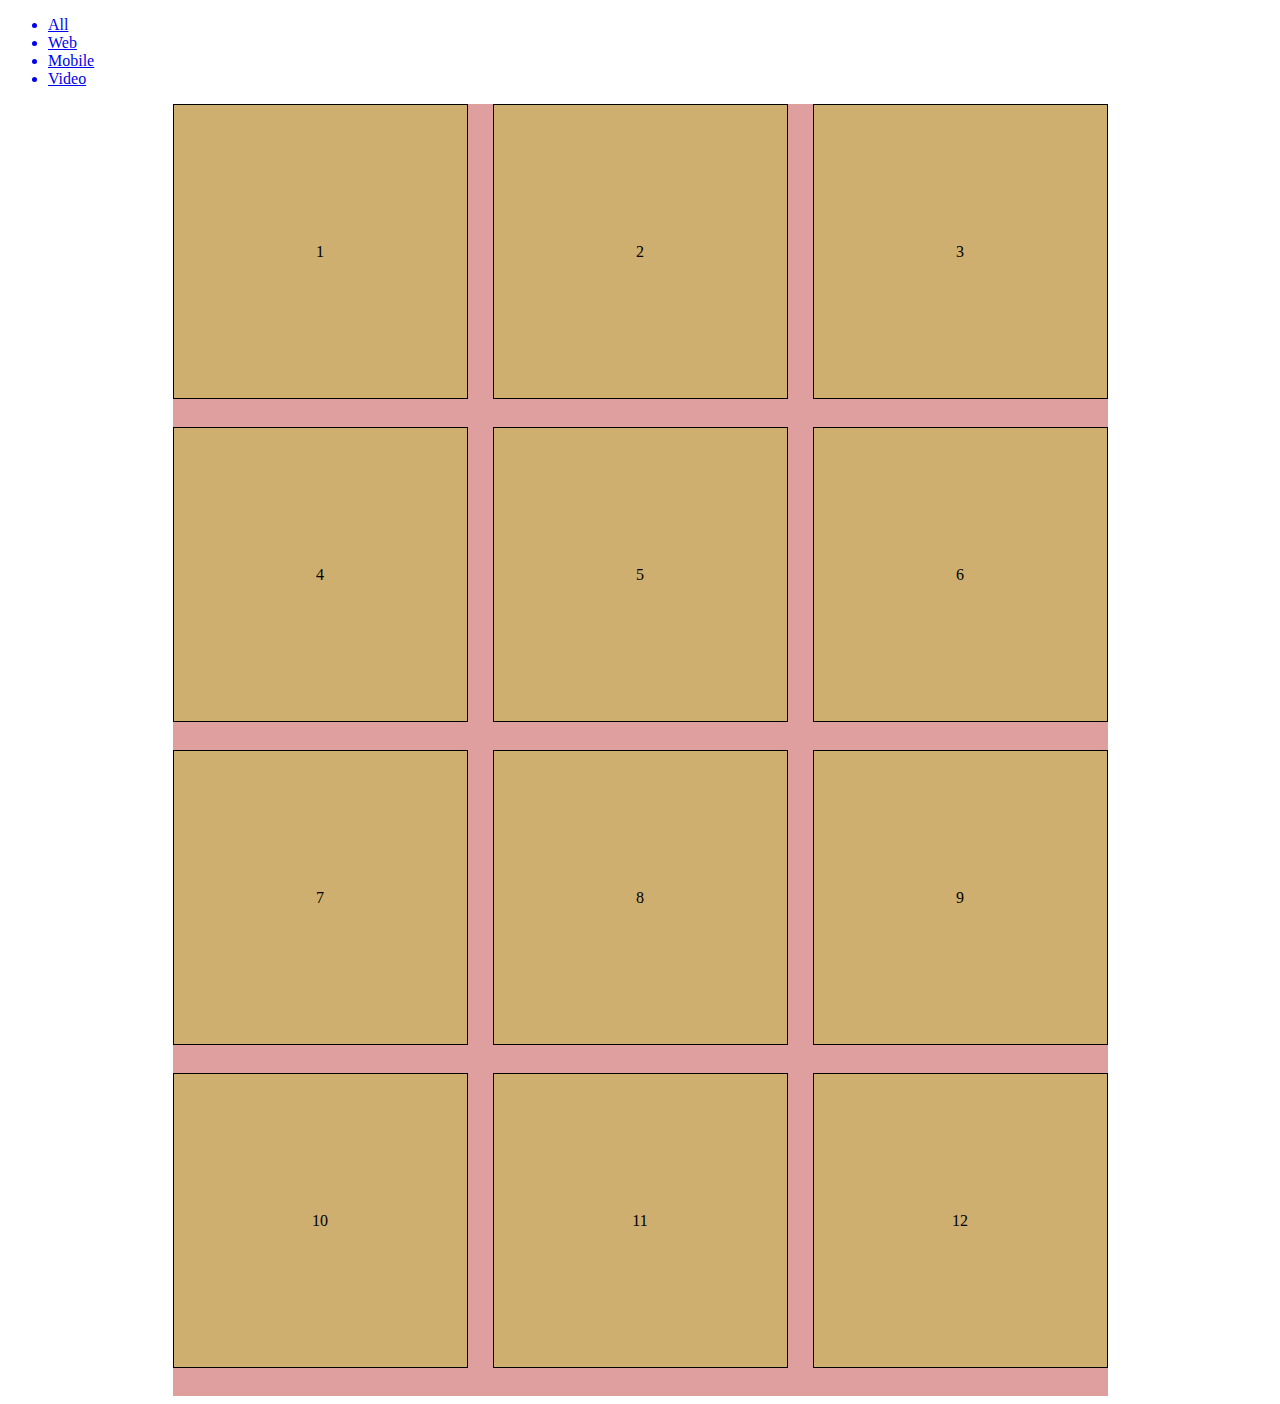
<file: gallery_categories/index.html>
<!DOCTYPE html>
<html lang="en" dir="ltr">

<head>
  <meta charset="utf-8">
  <title></title>
  <link rel="stylesheet" href="style.css" type="text/css">
</head>

<body>
  <div class="categories">
    <ul>
      <a href="#all"><li>All</li></a>
      <a href="#web"><li>Web</li></a>
      <a href="#mobile"><li>Mobile</li></a>
      <a href="#video"><li>Video</li></a>
    </ul>
  </div>
  <div class="gallery">
    <div class="box"><span>1</span></div>
    <div class="box"><span>2</span></div>
    <div class="box"><span>3</span></div>
    <div class="box"><span>4</span></div>
    <div class="box"><span>5</span></div>
    <div class="box"><span>6</span></div>
    <div class="box"><span>7</span></div>
    <div class="box"><span>8</span></div>
    <div class="box"><span>9</span></div>
    <div class="box"><span>10</span></div>
    <div class="box"><span>11</span></div>
    <div class="box"><span>12</span></div>
  </div>
</body>

</html>
</file>
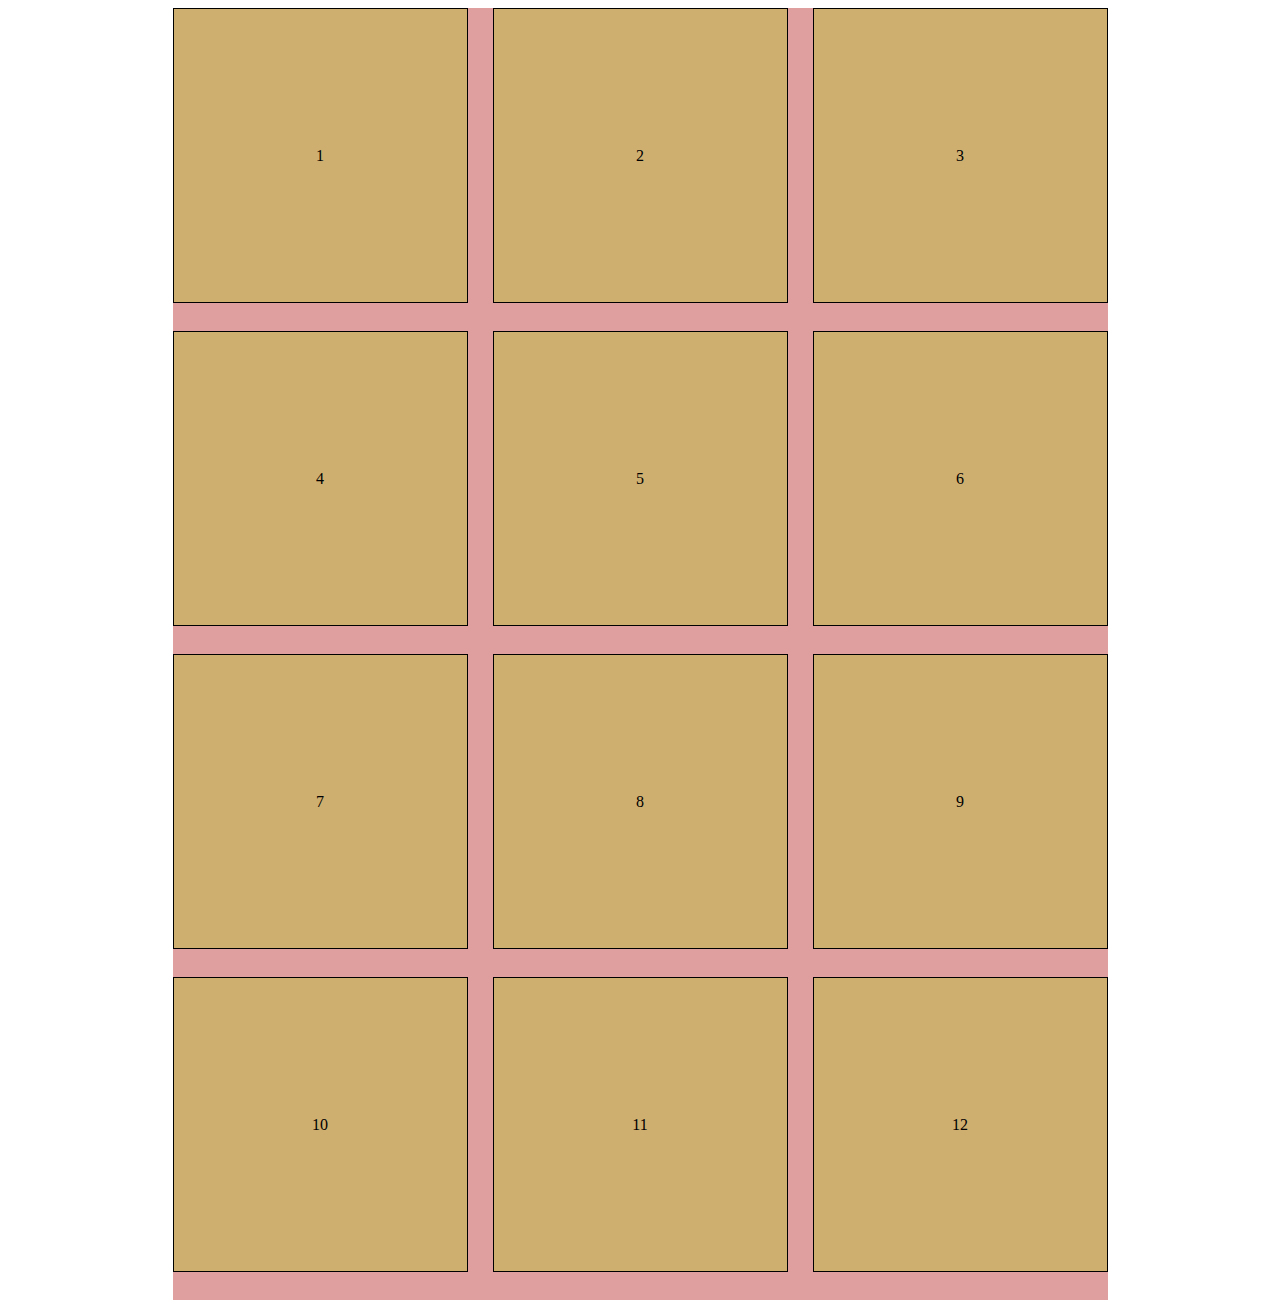
<file: gallery_expandible/index.html>
<!DOCTYPE html>
<html lang="en" dir="ltr">

<head>
  <meta charset="utf-8">
  <title></title>
  <link rel="stylesheet" href="style.css" type="text/css">
</head>

<body>
  <div class="gallery">
    <div class="box"><span>1</span></div>
    <div class="box"><span>2</span></div>
    <div class="box"><span>3</span></div>
    <div class="box"><span>4</span></div>
    <div class="box"><span>5</span></div>
    <div class="box"><span>6</span></div>
    <div class="box"><span>7</span></div>
    <div class="box"><span>8</span></div>
    <div class="box"><span>9</span></div>
    <div class="box"><span>10</span></div>
    <div class="box"><span>11</span></div>
    <div class="box"><span>12</span></div>
  </div>
</body>

</html>
</file>
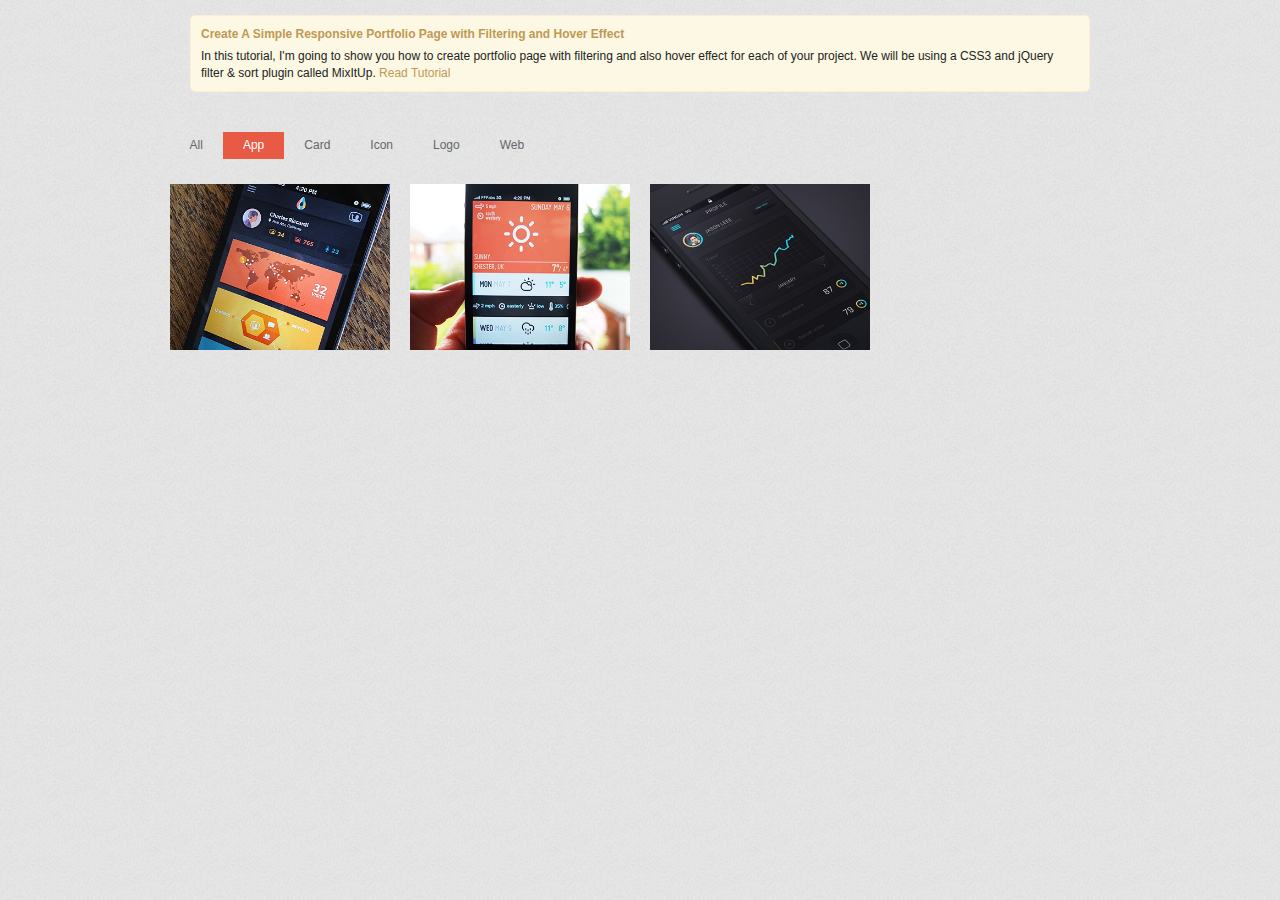
<file: gallery_filter_v02/index.html>
<!DOCTYPE html>
<html lang="en">
<head>

	<meta charset="utf-8">
	<title>Create A Simple Responsive Portfolio Page with Filtering and Hover Effect</title>
	<meta name="description" content="In this tutorial, I'm going to show you how to create portfolio page with filtering and also hover effect for each of your project. We will be using a CSS3 and jQuery filter & sort plugin called MixItUp.">
	<meta name="author" content="">
	<meta name="viewport" content="width=device-width, initial-scale=1, maximum-scale=1">

	<link rel="stylesheet" href="css/normalize.css">
	<link rel="stylesheet" href="css/layout.css">

	<!--[if lt IE 9]>
		<script src="http://html5shim.googlecode.com/svn/trunk/html5.js"></script>a
	<![endif]-->
	<script type="text/javascript" src="http://ajax.googleapis.com/ajax/libs/jquery/1.9.1/jquery.min.js"></script>
	<script type="text/javascript" src="js/jquery.mixitup.min.js"></script>
	
	<script type="text/javascript">
	$(function () {
		
		var filterList = {
		
			init: function () {
			
				// MixItUp plugin
				// http://mixitup.io
				$('#portfoliolist').mixItUp({
  				selectors: {
    			  target: '.portfolio',
    			  filter: '.filter'	
    		  },
    		  load: {
      		  filter: '.app'  
      		}     
				});								
			
			}

		};
		
		// Run the show!
		filterList.init();
		
		
	});	
	</script>

</head>
<body>

<div id="info">
	<div class="info-wrapper">
		<a href="http://www.queness.com/post/14577/create-a-simple-responsive-portfolio-page-with-filtering-and-hover-effect"><b>Create A Simple Responsive Portfolio Page with Filtering and Hover Effect</b></a>
		<p>In this tutorial, I'm going to show you how to create portfolio page with filtering and also hover effect for each of your project. We will be using a CSS3 and jQuery filter & sort plugin called MixItUp.  <a href="http://www.queness.com/post/14577/create-a-simple-responsive-portfolio-page-with-filtering-and-hover-effect">Read Tutorial</a></p>
	</div>
</div>	

	<div class="container">

		<ul id="filters" class="clearfix">
			<li><span class="filter active" data-filter=".app, .card, .icon, .logo, .web">All</span></li>
			<li><span class="filter" data-filter=".app">App</span></li>
			<li><span class="filter" data-filter=".card">Card</span></li>
			<li><span class="filter" data-filter=".icon">Icon</span></li>
			<li><span class="filter" data-filter=".logo">Logo</span></li>
			<li><span class="filter" data-filter=".web">Web</span></li>
		</ul>

		<div id="portfoliolist">
			
			<div class="portfolio logo" data-cat="logo">
				<div class="portfolio-wrapper">				
					<img src="img/portfolios/logo/5.jpg" alt="" />
					<div class="label">
						<div class="label-text">
							<a class="text-title">Bird Document</a>
							<span class="text-category">Logo</span>
						</div>
						<div class="label-bg"></div>
					</div>
				</div>
			</div>				

			<div class="portfolio app" data-cat="app">
				<div class="portfolio-wrapper">			
					<img src="img/portfolios/app/1.jpg" alt="" />
					<div class="label">
						<div class="label-text">
							<a class="text-title">Visual Infography</a>
							<span class="text-category">APP</span>
						</div>
						<div class="label-bg"></div>
					</div>
				</div>
			</div>		
			
			<div class="portfolio web" data-cat="web">
				<div class="portfolio-wrapper">						
					<img src="img/portfolios/web/4.jpg" alt="" />
					<div class="label">
						<div class="label-text">
							<a class="text-title">Sonor's Design</a>
							<span class="text-category">Web design</span>
						</div>
						<div class="label-bg"></div>
					</div>
				</div>
			</div>				
			
			<div class="portfolio card" data-cat="card">
				<div class="portfolio-wrapper">			
					<img src="img/portfolios/card/1.jpg" alt="" />
					<div class="label">
						<div class="label-text">
							<a class="text-title">Typography Company</a>
							<span class="text-category">Business card</span>
						</div>
						<div class="label-bg"></div>
					</div>
				</div>
			</div>	
						
			<div class="portfolio app" data-cat="app">
				<div class="portfolio-wrapper">
					<img src="img/portfolios/app/3.jpg" alt="" />
					<div class="label">
						<div class="label-text">
							<a class="text-title">Weatherette</a>
							<span class="text-category">APP</span>
						</div>
						<div class="label-bg"></div>
					</div>
				</div>
			</div>			
			
			<div class="portfolio card" data-cat="card">
				<div class="portfolio-wrapper">			
					<img src="img/portfolios/card/4.jpg" alt="" />
					<div class="label">
						<div class="label-text">
							<a class="text-title">BMF</a>
							<span class="text-category">Business card</span>
						</div>
						<div class="label-bg"></div>
					</div>
				</div>
			</div>	
			
			<div class="portfolio card" data-cat="card">
				<div class="portfolio-wrapper">			
					<img src="img/portfolios/card/5.jpg" alt="" />
					<div class="label">
						<div class="label-text">
							<a class="text-title">Techlion</a>
							<span class="text-category">Business card</span>
						</div>
						<div class="label-bg"></div>
					</div>
				</div>
			</div>	
			
			<div class="portfolio logo" data-cat="logo">
				<div class="portfolio-wrapper">			
					<img src="img/portfolios/logo/1.jpg" alt="" />
					<div class="label">
						<div class="label-text">
							<a class="text-title">KittyPic</a>
							<span class="text-category">Logo</span>
						</div>
						<div class="label-bg"></div>
					</div>
				</div>
			</div>																																							
			
			<div class="portfolio app" data-cat="app">
				<div class="portfolio-wrapper">			
					<img src="img/portfolios/app/2.jpg" alt="" />
					<div class="label">
						<div class="label-text">
							<a class="text-title">Graph Plotting</a>
							<span class="text-category">APP</span>
						</div>
						<div class="label-bg"></div>
					</div>
				</div>
			</div>														
			
			<div class="portfolio card" data-cat="card">
				<div class="portfolio-wrapper">			
					<img src="img/portfolios/card/2.jpg" alt="" />
					<div class="label">
						<div class="label-text">
							<a class="text-title">QR Quick Response</a>
							<span class="text-category">Business card</span>
						</div>
						<div class="label-bg"></div>
					</div>
				</div>
			</div>				

			<div class="portfolio logo" data-cat="logo">
				<div class="portfolio-wrapper">			
					<img src="img/portfolios/logo/6.jpg" alt="" />
					<div class="label">
						<div class="label-text">
							<a class="text-title">Mobi Sock</a>
							<span class="text-category">Logo</span>
						</div>
						<div class="label-bg"></div>
					</div>
				</div>
			</div>																	

			<div class="portfolio logo" data-cat="logo">
				<div class="portfolio-wrapper">			
					<img src="img/portfolios/logo/7.jpg" alt="" />
					<div class="label">
						<div class="label-text">
							<a class="text-title">Village Community Church</a>
							<span class="text-category">Logo</span>
						</div>
						<div class="label-bg"></div>
					</div>
				</div>
			</div>													
			
			<div class="portfolio icon" data-cat="icon">
				<div class="portfolio-wrapper">			
					<img src="img/portfolios/icon/4.jpg" alt="" />
					<div class="label">
						<div class="label-text">
							<a class="text-title">Domino's Pizza</a>
							<span class="text-category">Icon</span>
						</div>
						<div class="label-bg"></div>
					</div>
				</div>
			</div>							

			<div class="portfolio web" data-cat="web">
				<div class="portfolio-wrapper">						
					<img src="img/portfolios/web/3.jpg" alt="" />
					<div class="label">
						<div class="label-text">
							<a class="text-title">Backend Admin</a>
							<span class="text-category">Web design</span>
						</div>
						<div class="label-bg"></div>
					</div>
				</div>
			</div>																								

			<div class="portfolio icon" data-cat="icon">
				<div class="portfolio-wrapper">			
					<img src="img/portfolios/icon/1.jpg" alt="" />
					<div class="label">
						<div class="label-text">
							<a class="text-title">Instagram</a>
							<span class="text-category">Icon</span>
						</div>
						<div class="label-bg"></div>
					</div>
				</div>
			</div>				
			
			<div class="portfolio web" data-cat="web">
				<div class="portfolio-wrapper">						
					<img src="img/portfolios/web/2.jpg" alt="" />
					<div class="label">
						<div class="label-text">
							<a class="text-title">Student Guide</a>
							<span class="text-category">Web design</span>
						</div>
						<div class="label-bg"></div>
					</div>
				</div>
			</div>																	

			<div class="portfolio icon" data-cat="icon">
				<div class="portfolio-wrapper">
					<img src="img/portfolios/icon/2.jpg" alt="" />
					<div class="label">
						<div class="label-text">
							<a class="text-title">Scoccer</a>
							<span class="text-category">Icon</span>
						</div>
						<div class="label-bg"></div>
					</div>
				</div>
			</div>																																																																

			<div class="portfolio icon" data-cat="icon">
				<div class="portfolio-wrapper">						
					<img src="img/portfolios/icon/5.jpg" alt="" />
					<div class="label">
						<div class="label-text">
							<a class="text-title">3D Map</a>
							<span class="text-category">Icon</span>
						</div>
						<div class="label-bg"></div>
					</div>
				</div>
			</div>			
			
			<div class="portfolio web" data-cat="web">
				<div class="portfolio-wrapper">						
					<img src="img/portfolios/web/1.jpg" alt="" />
					<div class="label">
						<div class="label-text">
							<a class="text-title">Note</a>
							<span class="text-category">Web design</span>
						</div>
						<div class="label-bg"></div>
					</div>
				</div>
			</div>									
			
			<div class="portfolio logo" data-cat="logo">
				<div class="portfolio-wrapper">			
					<img src="img/portfolios/logo/3.jpg" alt="" />
					<div class="label">
						<div class="label-text">
							<a class="text-title">Native Designers</a>
							<span class="text-category">Logo</span>
						</div>
						<div class="label-bg"></div>
					</div>
				</div>
			</div>																	

			<div class="portfolio logo" data-cat="logo">
				<div class="portfolio-wrapper">			
					<img src="img/portfolios/logo/4.jpg" alt="" />
					<div class="label">
						<div class="label-text">
							<a class="text-title">Bookworm</a>
							<span class="text-category">Logo</span>
						</div>
						<div class="label-bg"></div>
					</div>
				</div>
			</div>																												
			
			<div class="portfolio icon" data-cat="icon">
				<div class="portfolio-wrapper">			
					<img src="img/portfolios/icon/3.jpg" alt="" />
					<div class="label">
						<div class="label-text">
							<a class="text-title">Sandwich</a>
							<span class="text-category">Icon</span>
						</div>
						<div class="label-bg"></div>
					</div>
				</div>
			</div>																								
			
			<div class="portfolio card" data-cat="card">
				<div class="portfolio-wrapper">			
					<img src="img/portfolios/card/3.jpg" alt="" />
					<div class="label">
						<div class="label-text">
							<a class="text-title">Reality</a>
							<span class="text-category">Business card</span>
						</div>
						<div class="label-bg"></div>
					</div>
				</div>
			</div>	

			<div class="portfolio logo" data-cat="logo">
				<div class="portfolio-wrapper">			
					<img src="img/portfolios/logo/2.jpg" alt="" />
					<div class="label">
						<div class="label-text">
							<a class="text-title">Speciallisterne</a>
							<span class="text-category">Logo</span>
						</div>
						<div class="label-bg"></div>
					</div>
				</div>
			</div>				
										
			
		</div>
		
	</div><!-- container -->

</body>
</html>
</file>
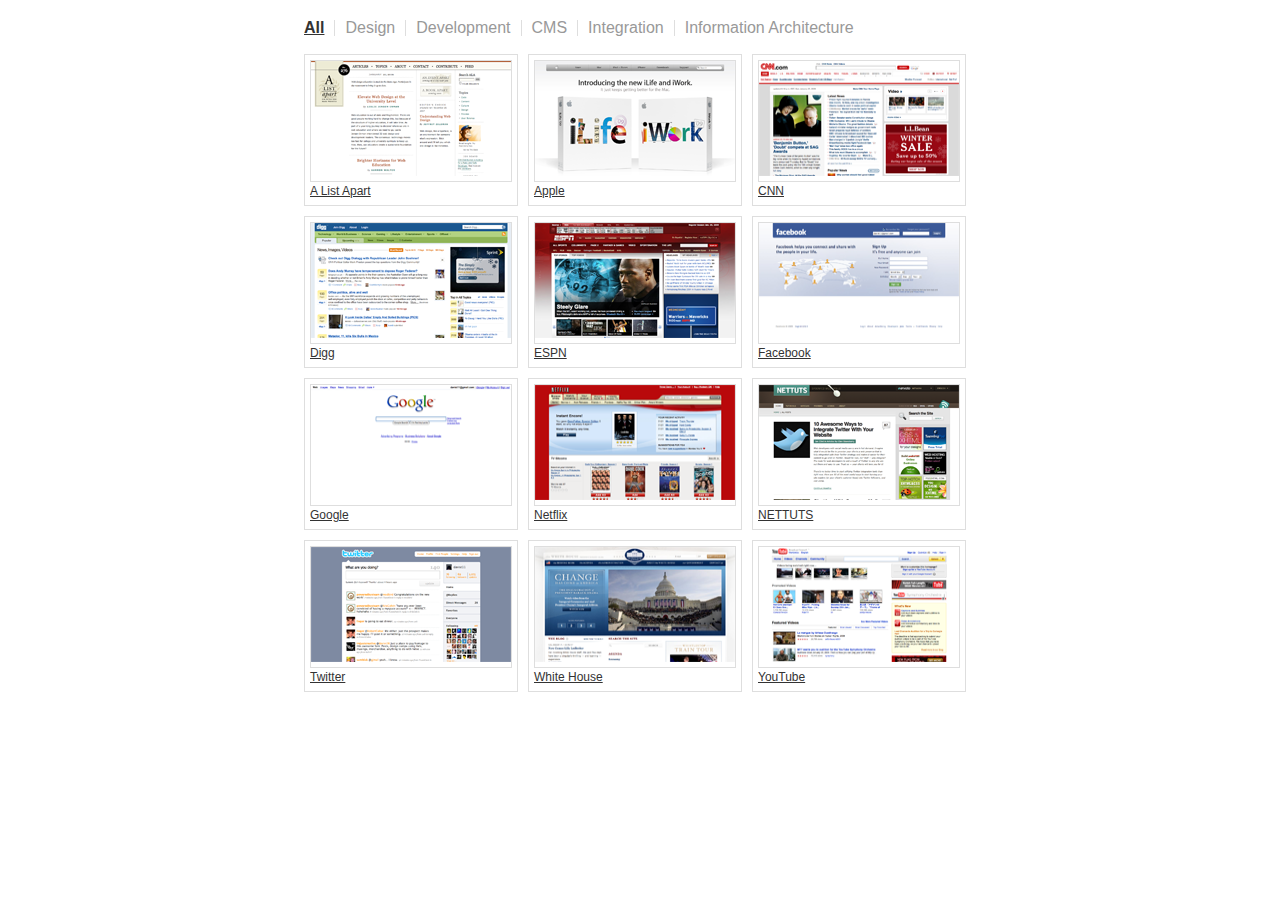
<file: gallery_filter_v03/index.htm>
<!DOCTYPE html PUBLIC "-//W3C//DTD XHTML 1.0 Strict//EN" "http://www.w3.org/TR/xhtml1/DTD/xhtml1-strict.dtd">
<html xmlns="http://www.w3.org/1999/xhtml">
<head>
<meta http-equiv="Content-Type" content="text/html; charset=UTF-8" />
<title>Creating a Filterable Portfolio with jQuery</title>
<link href="stylesheets/screen.css" type="text/css" rel="stylesheet" media="screen,projection" />
<script type="text/javascript" src="scripts/jquery.js"></script>
<script type="text/javascript" src="scripts/framework.js"></script>
<!--[if lt IE 7]>
<link href="stylesheets/screen-ie6.css" type="text/css" rel="stylesheet" media="screen,projection" />
<![endif]-->
</head>

<body>

<div id="container">

	<ul id="filter">
		<li class="current"><a href="#">All</a></li>
		<li><a href="#">Design</a></li>
		<li><a href="#">Development</a></li>
		<li><a href="#">CMS</a></li>
		<li><a href="#">Integration</a></li>
		<li><a href="#">Information Architecture</a></li>
	</ul>

	<ul id="portfolio">
		<li class="cms integration"><a href="#"><img src="images/a-list-apart.png" alt="" height="115" width="200" />A List Apart</a></li>
		<li class="integration design"><a href="#"><img src="images/apple.png" alt="" height="115" width="200" />Apple</a></li>
		<li class="design development"><a href="#"><img src="images/cnn.png" alt="" height="115" width="200" />CNN</a></li>
		<li class="cms"><a href="#"><img src="images/digg.png" alt="" height="115" width="200" />Digg</a></li>
		<li class="design cms integration"><a href="#"><img src="images/espn.png" alt="" height="115" width="200" />ESPN</a></li>
		<li class="design integration"><a href="#"><img src="images/facebook.png" alt="" height="115" width="200" />Facebook</a></li>
		<li class="cms information-architecture"><a href="#"><img src="images/google.png" alt="" height="115" width="200" />Google</a></li>
		<li class="integration development"><a href="#"><img src="images/netflix.png" alt="" height="115" width="200" />Netflix</a></li>
		<li class="information-architecture"><a href="#"><img src="images/nettuts.png" alt="" height="115" width="200" />NETTUTS</a></li>
		<li class="design information-architecture cms"><a href="#"><img src="images/twitter.png" alt="" height="115" width="200" />Twitter</a></li>
		<li class="development"><a href="#"><img src="images/white-house.png" alt="" height="115" width="200" />White House</a></li>
		<li class="cms design"><a href="#"><img src="images/youtube.png" alt="" height="115" width="200" />YouTube</a></li>
	</ul>
</div>

</body>
</html>
</file>
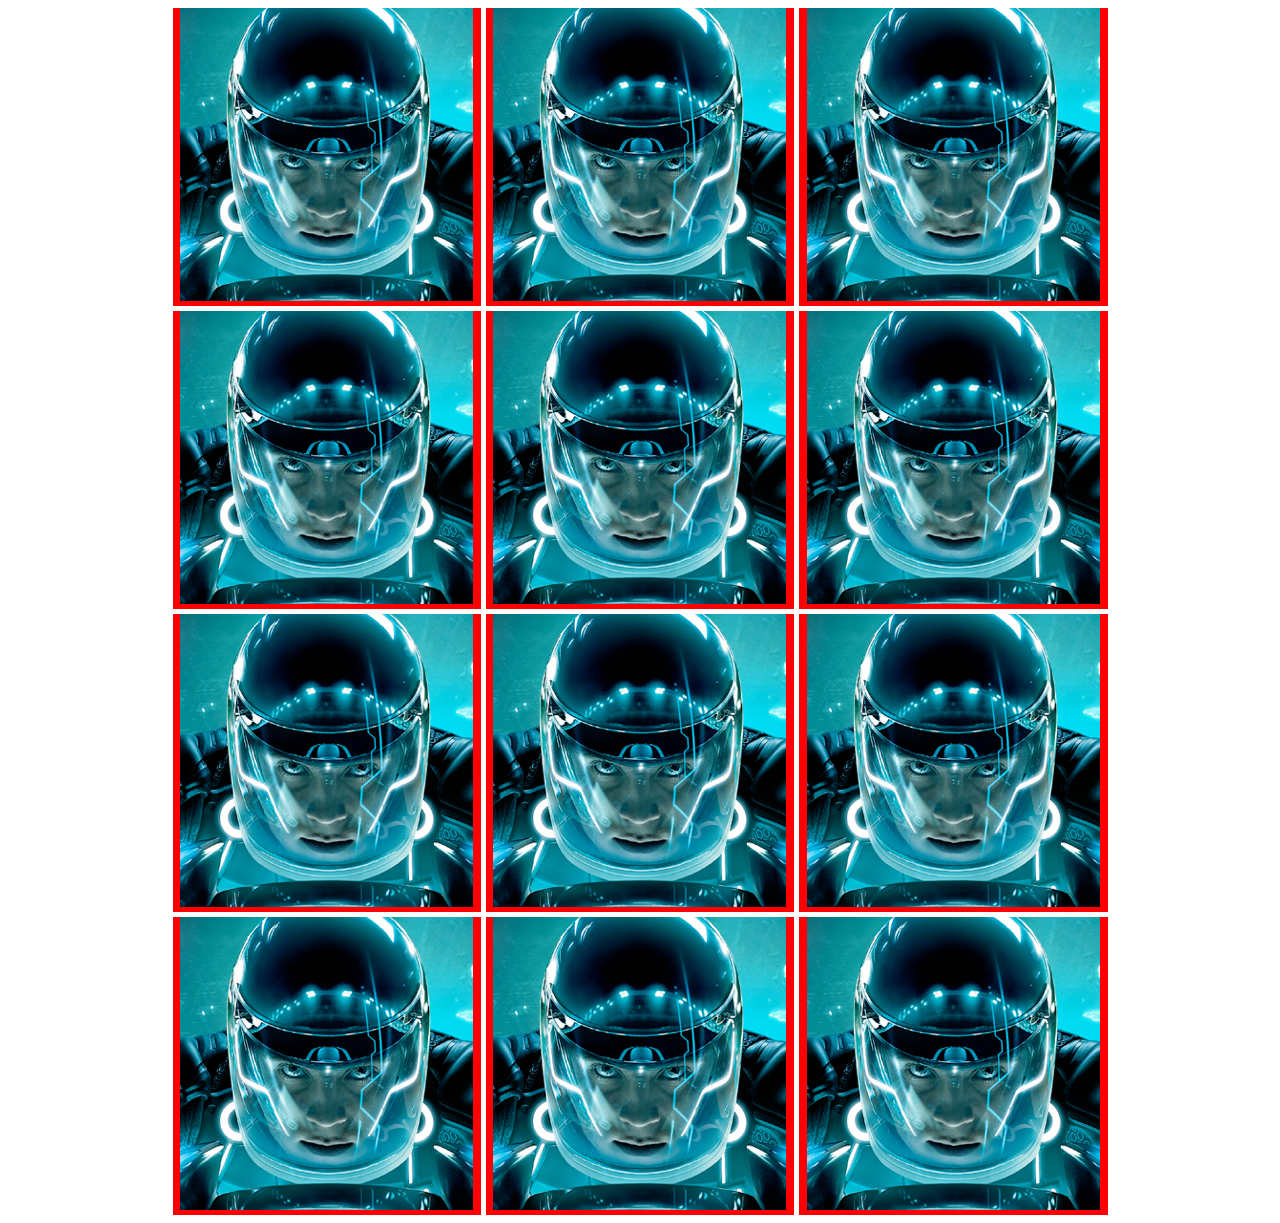
<file: gallery_grid/index.html>
<!DOCTYPE html>
<html lang="en" dir="ltr">

<head>
  <meta charset="utf-8">
  <title></title>
  <link rel="stylesheet" href="style.css" type="text/css">
</head>

<body>
  <div class="gallery">
    <div id="Tron_01" class="box">
      <a href="project.html"><img src="Tron_01.png" alt=""></a>
      <a href="project.html"><img class="overlay" src="Tron_01_overlay.png" alt=""></a>
    </div>
    <div id="Tron_01" class="box">
      <a href="project.html"><img src="Tron_01.png" alt=""></a>
      <a href="project.html"><img class="overlay" src="Tron_01_overlay.png" alt=""></a>
    </div>
    <div class="box"><img src="Tron_01.png" alt=""> </div>
    <div class="box"><img src="Tron_01.png" alt=""> </div>
    <div class="box"><img src="Tron_01.png" alt=""> </div>
    <div class="box"><img src="Tron_01.png" alt=""> </div>
    <div class="box"><img src="Tron_01.png" alt=""> </div>
    <div class="box"><img src="Tron_01.png" alt=""> </div>
    <div class="box"><img src="Tron_01.png" alt=""> </div>
    <div class="box"><img src="Tron_01.png" alt=""> </div>
    <div class="box"><img src="Tron_01.png" alt=""> </div>
    <div class="box"><img src="Tron_01.png" alt=""> </div>
  </div>

  <!-- <div class="box"><span>2</span></div>
  <div class="box"><span>3</span></div>
  <div class="box"><span>4</span></div>
  <div class="box"><span>5</span></div>
  <div class="box"><span>6</span></div>
  <div class="box"><span>7</span></div>
  <div class="box"><span>8</span></div>
  <div class="box"><span>9</span></div>
  <div class="box"><span>10</span></div>
  <div class="box"><span>11</span></div>
  <div class="box"><span>12</span></div> -->

  <!-- <div class="grid-container">
    <div class="grid-item">1</div>
    <div class="grid-item">2</div>
    <div class="grid-item">3</div>
    <div class="grid-item">4</div>
    <div class="grid-item">5</div>
    <div class="grid-item">6</div>
    <div class="grid-item">7</div>
    <div class="grid-item">8</div>
    <div class="grid-item">9</div>
  </div> -->

</body>

</html>
</file>
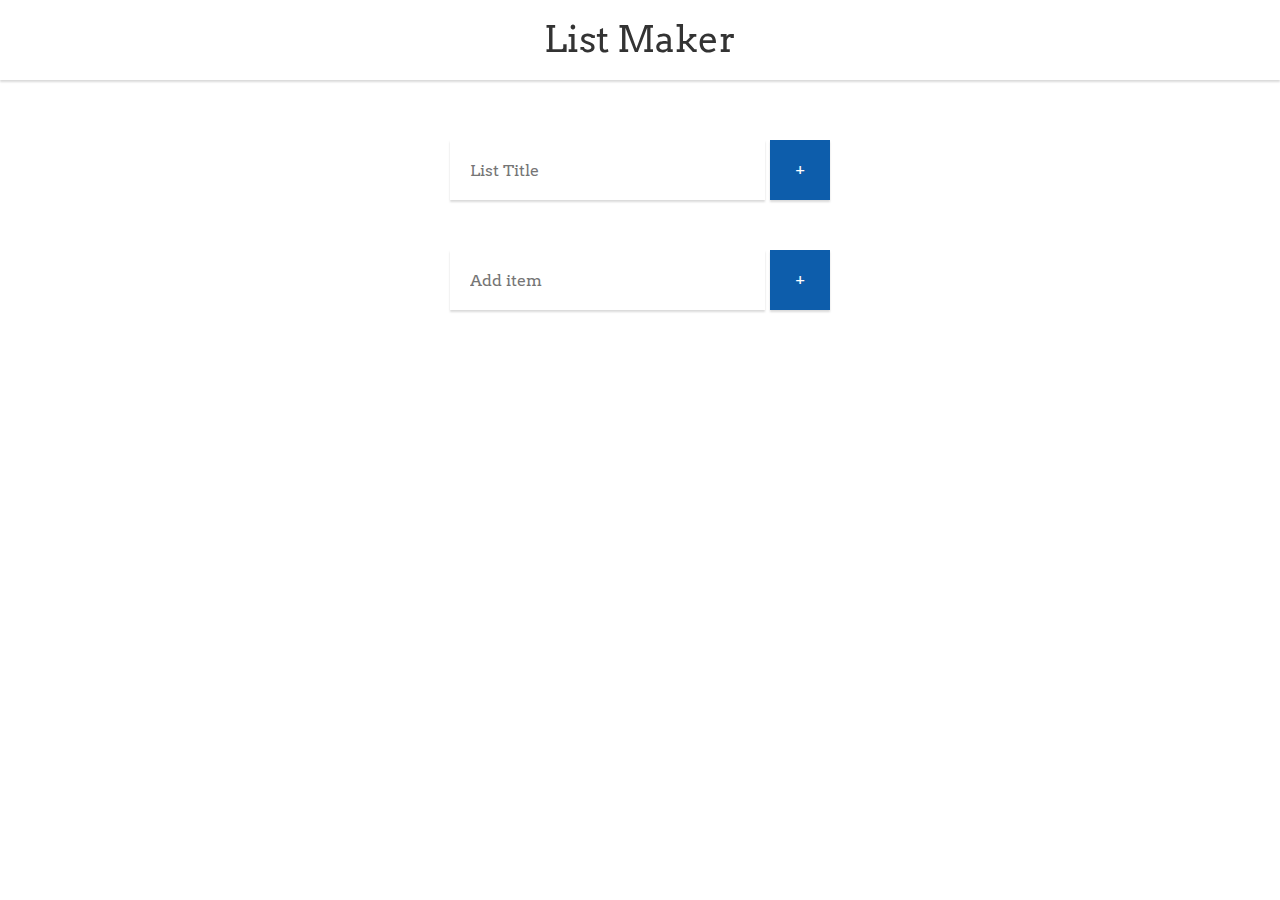
<file: jquery_v01/index.htm>
<!DOCTYPE html>
<html>
<head>
  <title>Top Ten List</title>
  <link href='https://fonts.googleapis.com/css?family=Arvo:400,700' rel='stylesheet' type='text/css'>
  <link rel="stylesheet" type="text/css" href="css/reset.css">
  <link href="https://maxcdn.bootstrapcdn.com/bootstrap/3.3.7/css/bootstrap.min.css" rel="stylesheet" integrity="sha384-BVYiiSIFeK1dGmJRAkycuHAHRg32OmUcww7on3RYdg4Va+PmSTsz/K68vbdEjh4u" crossorigin="anonymous">
  <link rel="stylesheet" type="text/css" href="css/style.css">
</head>
<body>

  <div class="header">
    <h1>List Maker</h1>
  </div>

  <div class="main">
    <div id="title-form" class="form">
      <input id="title-input" type="text" placeholder="List Title">
      <div class="button">+</div>
    </div>

    <p class="list-title"></p>

    <ul class="list"></ul>

    <div id="item-form" class="form">
      <input id="item-input" type="text" placeholder="Add item">
      <div class="button">+</div>
    </div>
  </div>

  <script
  src="https://code.jquery.com/jquery-3.1.1.min.js" integrity="sha256-hVVnYaiADRTO2PzUGmuLJr8BLUSjGIZsDYGmIJLv2b8=" crossorigin="anonymous"></script>
  <script src="js/main.js"></script>
</body>
</html>
</file>
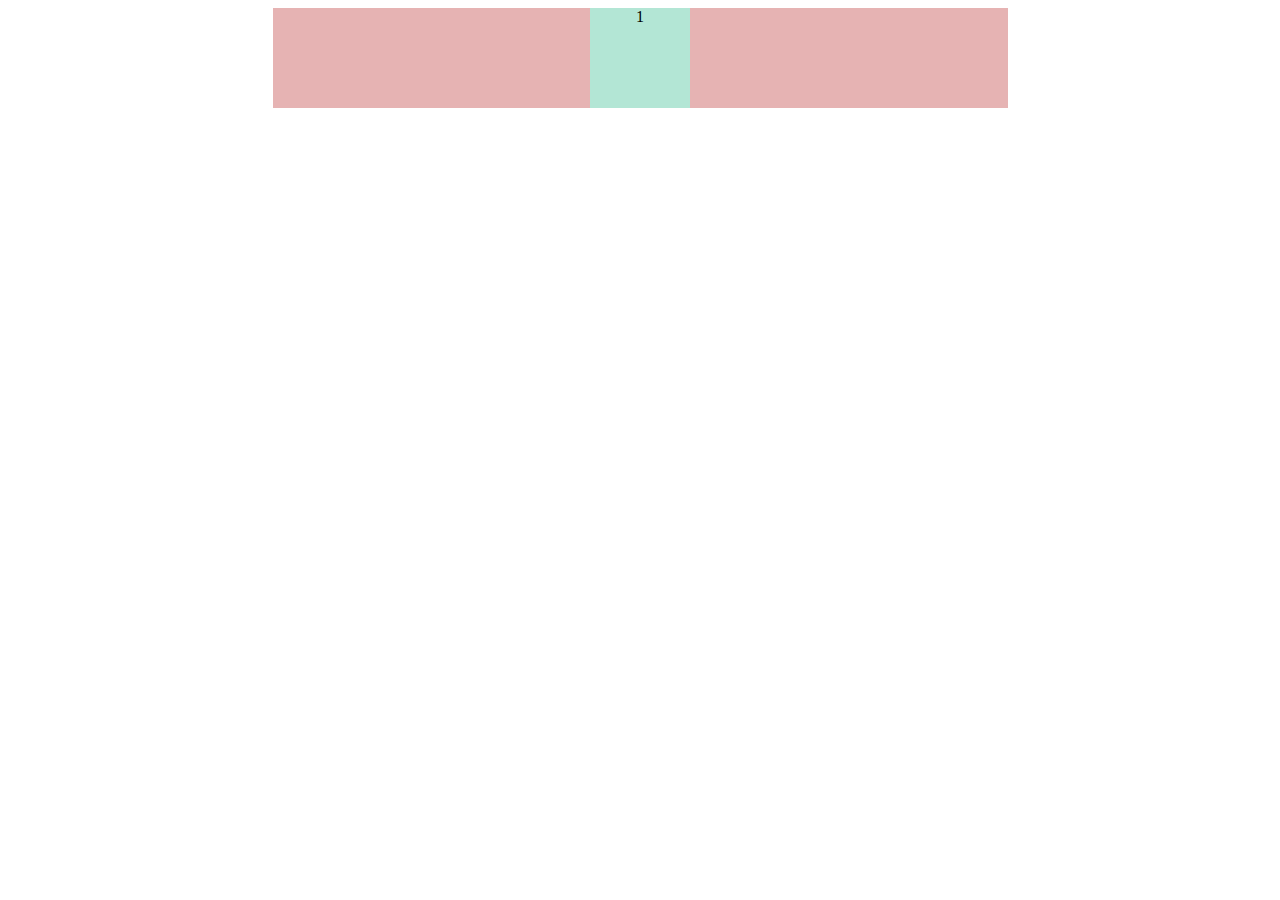
<file: responsive/index.html>
<!DOCTYPE html>
<html lang="en" dir="ltr">
  <head>
    <meta charset="utf-8">
    <title></title>
    <link rel="stylesheet" href="style.css" type="text/css">
  </head>
  <body>

    <div class="containerDesktop">
      <div class="box">
          1
      </div>
    </div>

    <div class="containerMobile">
      <div class="box">
          2
      </div>
    </div>

  </body>
</html>
</file>
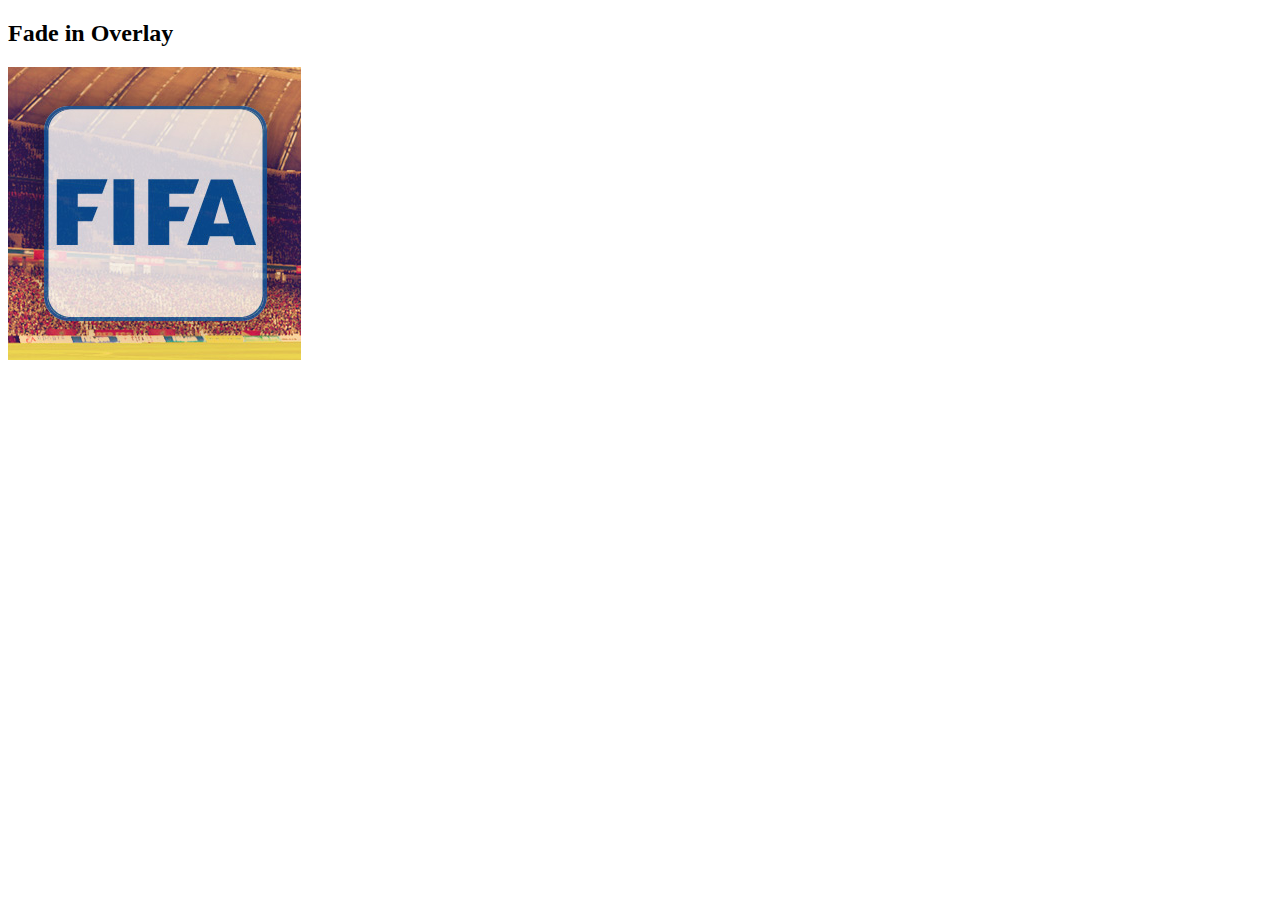
<file: overlay/overlay.html>
<!DOCTYPE html>
<html>
<head>
<meta name="viewport" content="width=device-width, initial-scale=1">
<link rel="stylesheet" href="style.css" type="text/css">

</head>
<body>

<h2>Fade in Overlay</h2>
<p>Hover over the image to see the effect.</p>

<div class="container">
  <img src="FIFA_01.png" alt="Avatar" class="image">
  <div class="overlay">
    <!-- <div class="text">Hello World</div>
    <p>Hi again!!!💡</p> -->
    <img src="Overlay.png" alt="">
  </div>
</div>

</body>
</html>
</file>
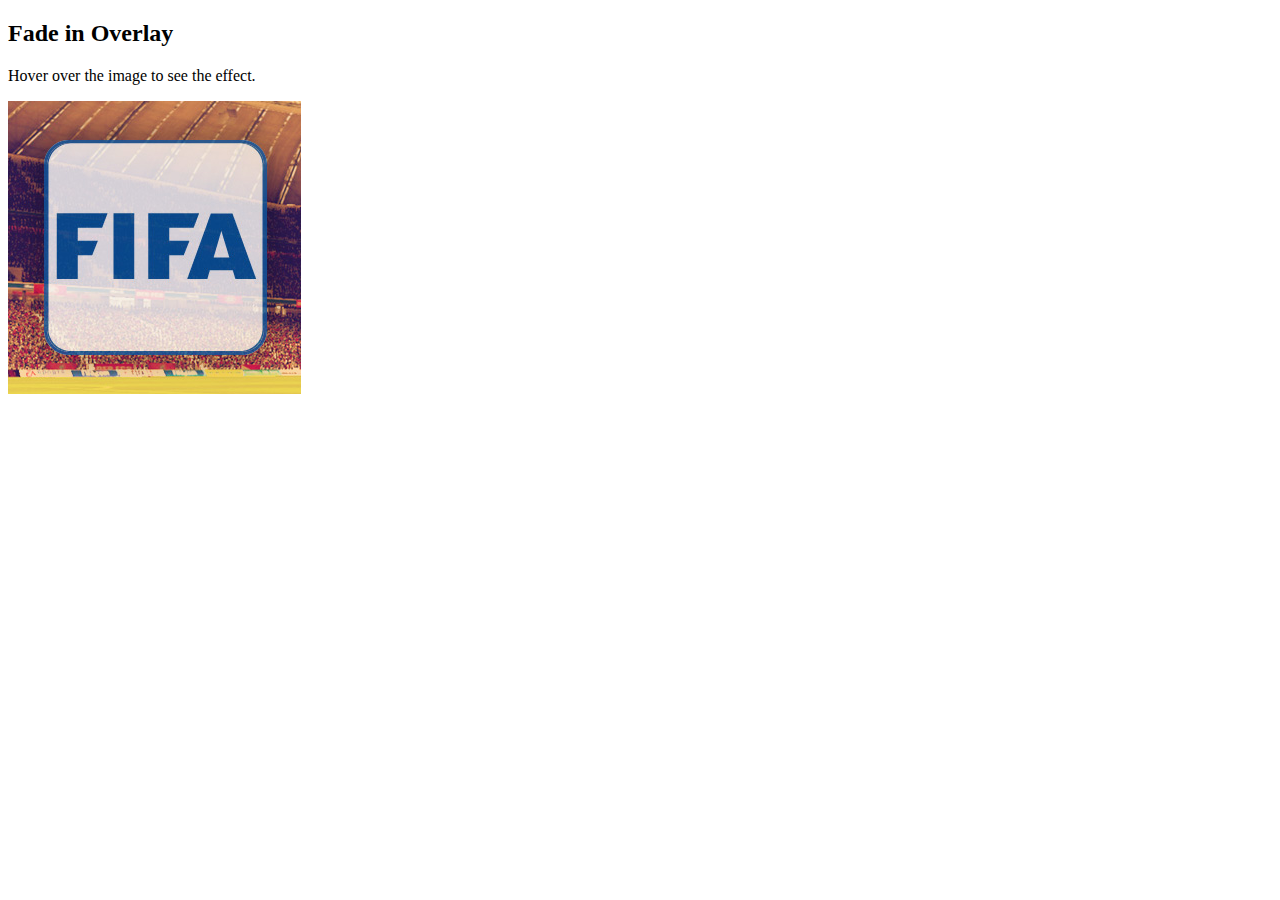
<file: overlay/overlay_simple.html>
<!DOCTYPE html>
<html>
<head>
<meta name="viewport" content="width=device-width, initial-scale=1">
<link rel="stylesheet" href="style_simple.css" type="text/css">

</head>
<body>

<h2>Fade in Overlay</h2>
<p>Hover over the image to see the effect.</p>

<div class="container">
  <img class="panel_FIFA" src="FIFA_01.png" >
  <img class="overlay_FIFA" src="Overlay.png" alt="">
</div>

</body>
</html>
</file>
<file: gallery_categories/style.css>
.gallery {
  width: 935px;
  margin: 0 auto;
  /* height: 300px; */
  background-color: hsla(360, 50%, 50%, 0.5);
  display: flex;
  flex-wrap: wrap;
  justify-content: space-between;
}

.box {
  background-color: hsla(60, 50%, 50%, 0.5);
  border: 1px solid black;
  width: 293px;
  height: 293px;
  /* width: 31.34%; */
  /* height: 293px; */
  display: flex;
  justify-content: center;
  align-items: center;

  margin-bottom: 28px;
}

@media only screen and (max-width: 935px) {

  .gallery {
    width: 728px;
  }

  .box {
    background-color: hsla(120, 50%, 50%, 0.5);
    width: 228px;
    height: 228px;
    margin-bottom: 22px;
  }


}

@media only screen and (max-width: 728px) {

  .gallery {
    width: 310px;
  }

  .box {
    background-color: hsla(190, 50%, 50%, 0.5);
    width: 97px;
    height: 97px;
    margin-bottom: 9px;
  }


}
</file>
<file: gallery_expandible/style.css>
.gallery {
  width: 935px;
  margin: 0 auto;
  /* height: 300px; */
  background-color: hsla(360, 50%, 50%, 0.5);
  display: flex;
  flex-wrap: wrap;
  justify-content: space-between;
}

.box {
  background-color: hsla(60, 50%, 50%, 0.5);
  border: 1px solid black;
  width: 293px;
  height: 293px;
  /* width: 31.34%; */
  /* height: 293px; */
  display: flex;
  justify-content: center;
  align-items: center;

  margin-bottom: 28px;
}

@media only screen and (max-width: 935px) {

  .gallery {
    width: 728px;
  }

  .box {
    background-color: hsla(120, 50%, 50%, 0.5);
    width: 228px;
    height: 228px;
    margin-bottom: 22px;
  }


}

@media only screen and (max-width: 728px) {

  .gallery {
    width: 310px;
  }

  .box {
    background-color: hsla(190, 50%, 50%, 0.5);
    width: 97px;
    height: 97px;
    margin-bottom: 9px;
  }


}
</file>
<file: gallery_filter_v02/css/layout.css>
html {
  overflow-y: scroll;
}

body {
	font-family: Helvetica, Arial, Verdana;
	background: #efefef url('../img/ticks.png') repeat 0 0;
	margin:15px 0 0 0;
	font-size:12px;
}

#info {
	-webkit-border-radius:5px;
	-moz-border-radius:5px;
	border-radius:5px;				
	background:#fcf8e3;
	border:1px solid  #fbeed5;
	width:95%;
	max-width:900px;
	margin:0 auto 40px auto;
	font-family:arial;
	font-size:12px;
	-webkit-box-sizing: border-box;
	-moz-box-sizing: border-box;
	-o-box-sizing: border-box;
}

	#info .info-wrapper {
		padding:10px;
	-webkit-box-sizing: border-box;
	-moz-box-sizing: border-box;
	-o-box-sizing: border-box;

	}
	
	#info a {
		color:#c09853;
		text-decoration:none;
	}
	
	#info p {
		margin:5px 0 0 0;
	}


.container { 
	position: relative; 
	width: 960px; 
	margin: 0 auto; 
	-webkit-transition: all 1s ease;
  -moz-transition: all 1s ease;
  -o-transition: all 1s ease;
  transition: all 1s ease;	
}
 
#filters {
	margin:1%;
	padding:0;
	list-style:none;
}

	#filters li {
		float:left;
	}
	
	#filters li span {
		display: block;
		padding:5px 20px;		
		text-decoration:none;
		color:#666;
		cursor: pointer;
	}
	
	#filters li span.active {
		background: #e95a44;
		color:#fff;
	}
 

 
#portfoliolist .portfolio {
	-webkit-box-sizing: border-box;
	-moz-box-sizing: border-box;
	-o-box-sizing: border-box;
	width:23%;
	margin:1%;
	display:none;
	float:left;
	overflow:hidden;
}

	.portfolio-wrapper {
		overflow:hidden;
		position: relative !important;
		background: #666;
		cursor:pointer;
	}

	.portfolio img {
		max-width:100%;
		position: relative;
		top:0;
    -webkit-transition: all 600ms cubic-bezier(0.645, 0.045, 0.355, 1);
    transition:         all 600ms cubic-bezier(0.645, 0.045, 0.355, 1);		
	}
	
	.portfolio .label {
		position: absolute;
		width: 100%;
		height:40px;
		bottom:-40px;
    -webkit-transition: all 300ms cubic-bezier(0.645, 0.045, 0.355, 1);
    transition:         all 300ms cubic-bezier(0.645, 0.045, 0.355, 1);
	}

		.portfolio .label-bg {
			background: #e95a44;
			width: 100%;
			height:100%;
			position: absolute;
			top:0;
			left:0;
		}
	
		.portfolio .label-text {
			color:#fff;
			position: relative;
			z-index:500;
			padding:5px 8px;
		}
			
			.portfolio .text-category {
				display:block;
				font-size:9px;
			}
	
	.portfolio:hover .label {
    bottom:0;
  }
	.portfolio:hover img {
    top:-30px;
  }  

	



/* #Tablet (Portrait) */
@media only screen and (min-width: 768px) and (max-width: 959px) {
	.container {
		width: 768px; 
	}
}


/*  #Mobile (Portrait) - Note: Design for a width of 320px */
@media only screen and (max-width: 767px) {
	.container { 
		width: 95%; 
	}
	
	#portfoliolist .portfolio {
		width:48%;
		margin:1%;
	}		

	#ads {
		display:none;
	}
	
}


/* #Mobile (Landscape) - Note: Design for a width of 480px */
@media only screen and (min-width: 480px) and (max-width: 767px) {
	.container {
		width: 70%;
	}
	
	#ads {
		display:none;
	}
	
}

/* #Clearing */

/* Self Clearing Goodness */
.container:after { content: "\0020"; display: block; height: 0; clear: both; visibility: hidden; }

.clearfix:before,
.clearfix:after,
.row:before,
.row:after {
  content: '\0020';
  display: block;
  overflow: hidden;
  visibility: hidden;
  width: 0;
  height: 0; }
.row:after,
.clearfix:after {
  clear: both; }
.row,
.clearfix {
  zoom: 1; }

.clear {
  clear: both;
  display: block;
  overflow: hidden;
  visibility: hidden;
  width: 0;
  height: 0;
}
</file>
<file: gallery_filter_v03/stylesheets/screen-ie6.css>
ul#portfolio li { margin-right: 5px; }
</file>
<file: gallery_grid/style.css>
.gallery {
  /* width: 935px; */
  width: 100%;
  max-width: 935px;
  margin: 0 auto;
  /* height: 300px; */
  /* background-color: hsla(360, 50%, 50%, 0.5); */
  /* display: flex;
  flex-wrap: wrap;
  justify-content: space-between; */
  display: grid;
  grid-template-columns: auto auto auto;
  grid-gap: 5px 5px;

}

.box {
  /* background-color: hsla(60, 50%, 50%, 0.5); */
  background-color: red;
  /* border: 1px solid black; */
  padding: 0;
  margin: 0;

  font-size: 20px;
  text-align: center;


  /* overflow: hidden;
  display: grid;
  grid-template-columns: 1;
  grid-template-rows: 1; */
  /* padding: 10px; */
}
.box img {

  width: 100%;
  height: 100%;

  padding: 0;
  margin: 0;

  min-width: 97px;
  min-height: 97px;

  max-width: 293px;
  max-height: 293px;

  /* grid-column: 1 / -1;
  grid-row: 1 / -1;
  object-fit: cover; */

}

@media only screen and (max-width: 935px) {

  /* .gallery {
    width: 728px;
  }

  .box {
    background-color: hsla(120, 50%, 50%, 0.5);
    width: 228px;
    height: 228px;
    margin-bottom: 22px;
  } */


}

@media only screen and (max-width: 728px) {

  /* .gallery {
    width: 310px;
  }

  .box {
    background-color: hsla(190, 50%, 50%, 0.5);
    width: 97px;
    height: 97px;
    margin-bottom: 9px;
  } */


}

/* ################### */
/* .grid-container {
  display: grid;
  grid-template-columns: auto auto auto;
  background-color: #2196F3;
  padding: 10px;
}
.grid-item {
  background-color: rgba(255, 255, 255, 0.8);
  border: 1px solid rgba(0, 0, 0, 0.8);
  padding: 20px;
  font-size: 30px;
  text-align: center;
} */


#Tron_01  {
  position: relative;
  /* background-color: lightblue; */
}

#Tron_01 .overlay  {
  position: absolute;
  top: 0;
  bottom: 0;
  left: 0;
  right: 0;
  height: 100%;
  width: 100%;
  opacity: 0;
  transition: .5s ease;
  background-color: #1a1a1a;
}

#Tron_01:hover .overlay  {
  opacity: .8;
}
</file>
<file: jquery_v01/css/style.css>
html,
body {
  background: url(https://s3.amazonaws.com/codecademy-content/projects/2/listeasy/bg.png);
  font-family: 'Arvo', serif;
  font-size: 16px;
}

.header {
  position: fixed;
  width: 100%;
  background: rgba(255, 255, 255, 0.95);
  box-shadow: 0 2px 2px rgba(0, 0, 0, .15);
}

h1 {
  padding: 20px 0;
  margin: 0;
  text-align: center;
}

.main {
  display: flex;
  flex-direction: column;
  padding-top: 140px;
}

.form {
  display: flex;
  justify-content: center;
}

.form input {
  width: 315px;
  height: 60px;
  padding: 0 20px;
  border: none;
  margin-right: 5px;
  background: rgba(255, 255, 255, .85);
  box-shadow: 0 2px 2px rgba(0, 0, 0, .15);
  color: #473e39;
}

.form input:focus {
  background: rgba(255, 255, 255, .95);
  box-shadow: 0 2px 2px rgba(0, 0, 0, .15);
  outline: none;
}

.button {
  display: flex;
  justify-content: center;
  align-items: center;
  background-color: rgba(0, 84, 166, 0.95);
  box-shadow: 0 2px 2px rgba(0, 0, 0, .15);
  color: #fff;
  font-family: 'Arvo', serif;
  font-size: 16px;
  height: 60px;
  width: 60px;
}

.button-hover {
  background-color: rgba(0, 129, 255, 0.95);
  cursor: pointer;
}

.list-title {
  text-align:center;
  font-size: 36px;
  color: white;
}

.list {
  margin-top: 30px;
}

.list li {
  display: flex;
  align-items: center;
  max-width: 520px;
  padding: 20px;
  margin: 0 auto 5px;
  background-color: rgba(255, 255, 255, 0.95);
  box-shadow: 0 2px 2px rgba(0, 0, 0, .15);
  color: #473e39;
}

.list li span {
  flex-grow: 1;
}

.list li .glyphicon-remove {
  margin-right: 10px;
  cursor: pointer;
}

.list li .glyphicon-remove:hover {
  color: #ed1c24;
}
</file>
<file: responsive/style.css>
.containerDesktop {
  background-color: hsla(360, 50%, 80%, 1.0);
  width: 735px;
  margin: 0 auto;

  display: flex;
  justify-content: center;
}

.box {
    background-color: hsla(160, 50%, 80%, 1.0);
    width: 100px;
    height: 100px;
    text-align: center;
}



.containerMobile {

  display: none;

}

.containerMobile .box {
    background-color: hsla(200, 50%, 80%, 1.0);
}


@media only screen and (max-width: 735px) {

.containerDesktop {
  display: none;
}

.containerMobile {
  background-color: hsla(60, 50%, 80%, 1.0);
  width: 435px;
  margin: 0 auto;

  display: flex;
  justify-content: center;
}

}
</file>
<file: overlay/style.css>
.container {
  position: relative;
  width: 50%;
  background-color: lightblue;
  width: 293px;
  height: 293px
}

.image {
  display: block;
  height: auto;
}

.overlay {
  position: absolute;
  top: 0;
  bottom: 0;
  left: 0;
  right: 0;
  height: 100%;
  width: 100%;
  opacity: 0;
  transition: .5s ease;
  background-color: #1a1a1a;
}

.container:hover .overlay {
  opacity: .8;
}

.text {
  color: white;
  font-size: 20px;
  position: absolute;
  top: 50%;
  left: 50%;
  -webkit-transform: translate(-50%, -50%);
  -ms-transform: translate(-50%, -50%);
  transform: translate(-50%, -50%);
  text-align: center;
}

p {
  color: white;
  position: absolute;
  top: 50%;
  left: 50%;
  transform: translate(-50%, -50%);
  text-align: center;
}
</file>
<file: overlay/style_simple.css>
.container {
  position: relative;
  /* width: 50%; */
  background-color: lightblue;
  width: 293px;
  height: 293px
}

/* .panel_FIFA {
  display: block;
  height: auto;
} */

.overlay_FIFA {
  position: absolute;
  top: 0;
  bottom: 0;
  left: 0;
  right: 0;
  height: 100%;
  width: 100%;
  opacity: 0;
  transition: .5s ease;
  background-color: #1a1a1a;
}

.container:hover .overlay_FIFA {
  opacity: .8;
}
</file>
<file: gallery_filter_v03/stylesheets/screen.css>
/* Portfolio Filter Stylesheet */

/*****Reset*****/
html, body, div, h1, h2, h3, h4, h5, h6, ul, ol, dl, li, dt, dd, p, blockquote, pre, form, fieldset, table, th, td { margin: 0; padding: 0; }

/*****Basic Definitions*****/
body { color: #333; font: 12px/18px Verdana, Helvetica, Arial, sans-serif; }
h1 { font-size: 1.667em; }
h2 { font-size: 1.5em; }
h3 { font-size: 1.333em; }
h4 { font-size: 1.167em; }
h5, h6 { font-size: 1em; }

a { color: #333; }
a:visited { }
a:hover { text-decoration: none; }
p, ul, ol, dl, table { margin-bottom: 18px; }
ul, ol, dd { margin-left: 36px; }

/*****Custom Classes*****/
.clearing { clear: both; }
.last { margin-bottom: 0; }
.screenReader { left: -9999px; position: absolute; top: -9999px; }

/*****Basic Layout*****/
div#container { margin: 20px auto 0; overflow: hidden; width: 672px; }

ul#filter { float: left; font-size: 16px; list-style: none; margin-left: 0; width: 100%; }
ul#filter li { 
	border-right: 1px solid #dedede;
	float: left;
	line-height: 16px;
	margin-right: 10px;
	padding-right: 10px;
}
ul#filter li:last-child { border-right: none; margin-right: 0; padding-right: 0; }
ul#filter a { color: #999; text-decoration: none; }
ul#filter li.current a, ul#filter a:hover { text-decoration: underline; }
ul#filter li.current a { color: #333; font-weight: bold; }

ul#portfolio { float: left; list-style: none; margin-left: 0; width: 672px; }
ul#portfolio li { 
	border: 1px solid #dedede; 
	float: left; 
	margin: 0 10px 10px 0; 
	padding: 5px;
	width: 202px;
}
ul#portfolio a { display: block; width: 100%; }
ul#portfolio a:hover { text-decoration: none; }
ul#portfolio img { border: 1px solid #dedede; display: block; padding-bottom: 5px; }
</file>
